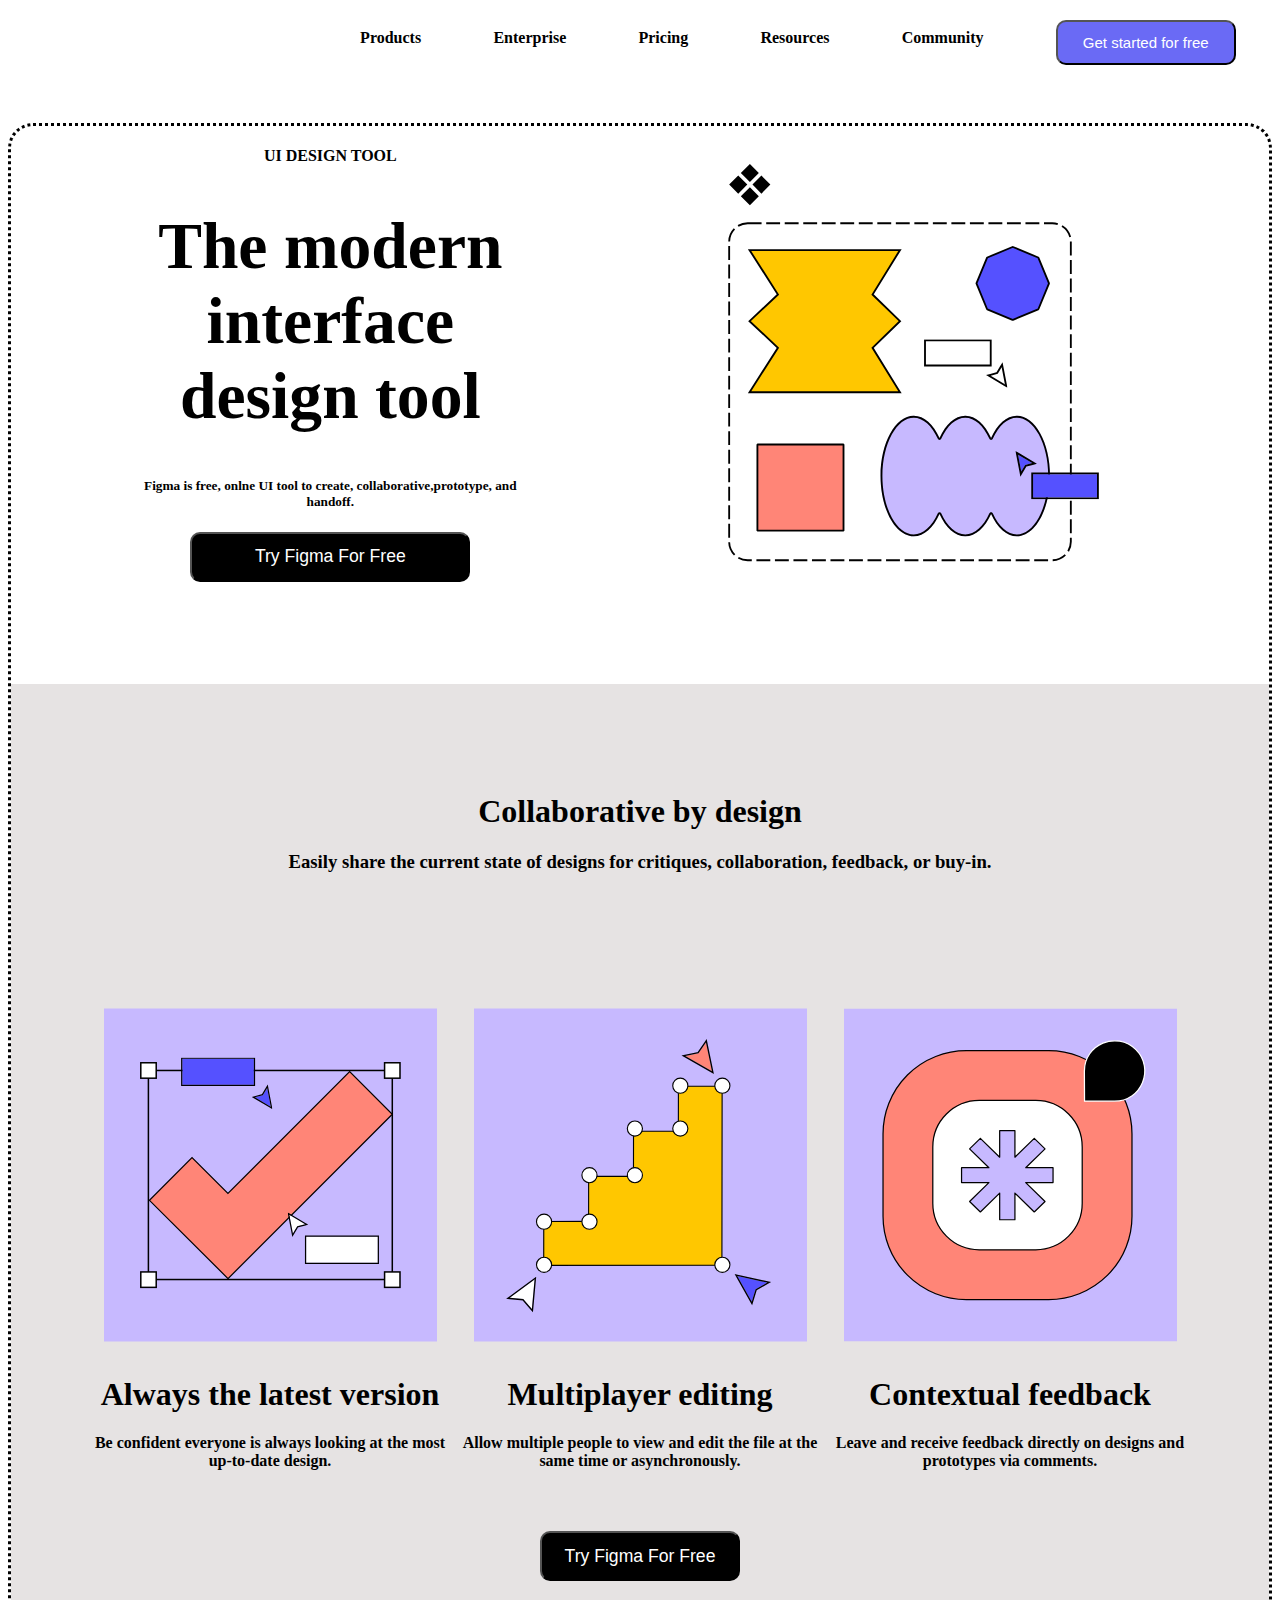
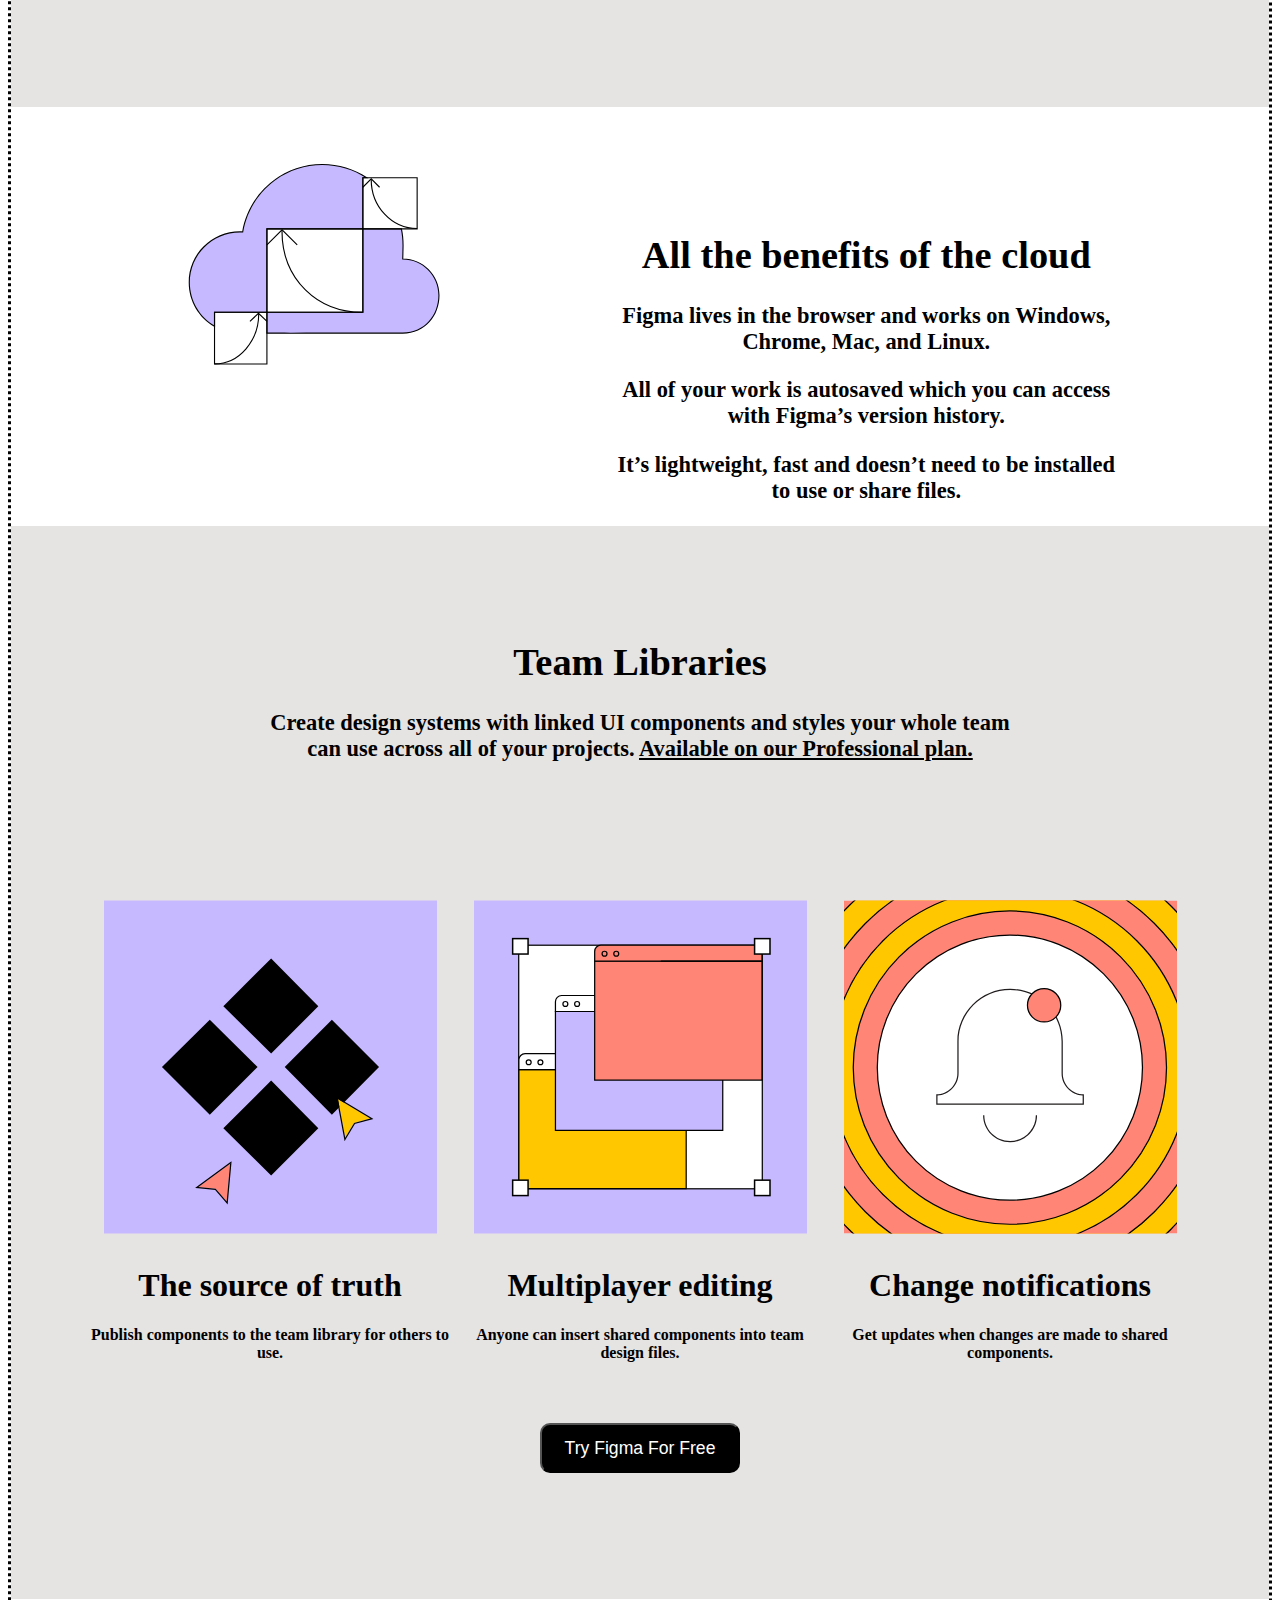
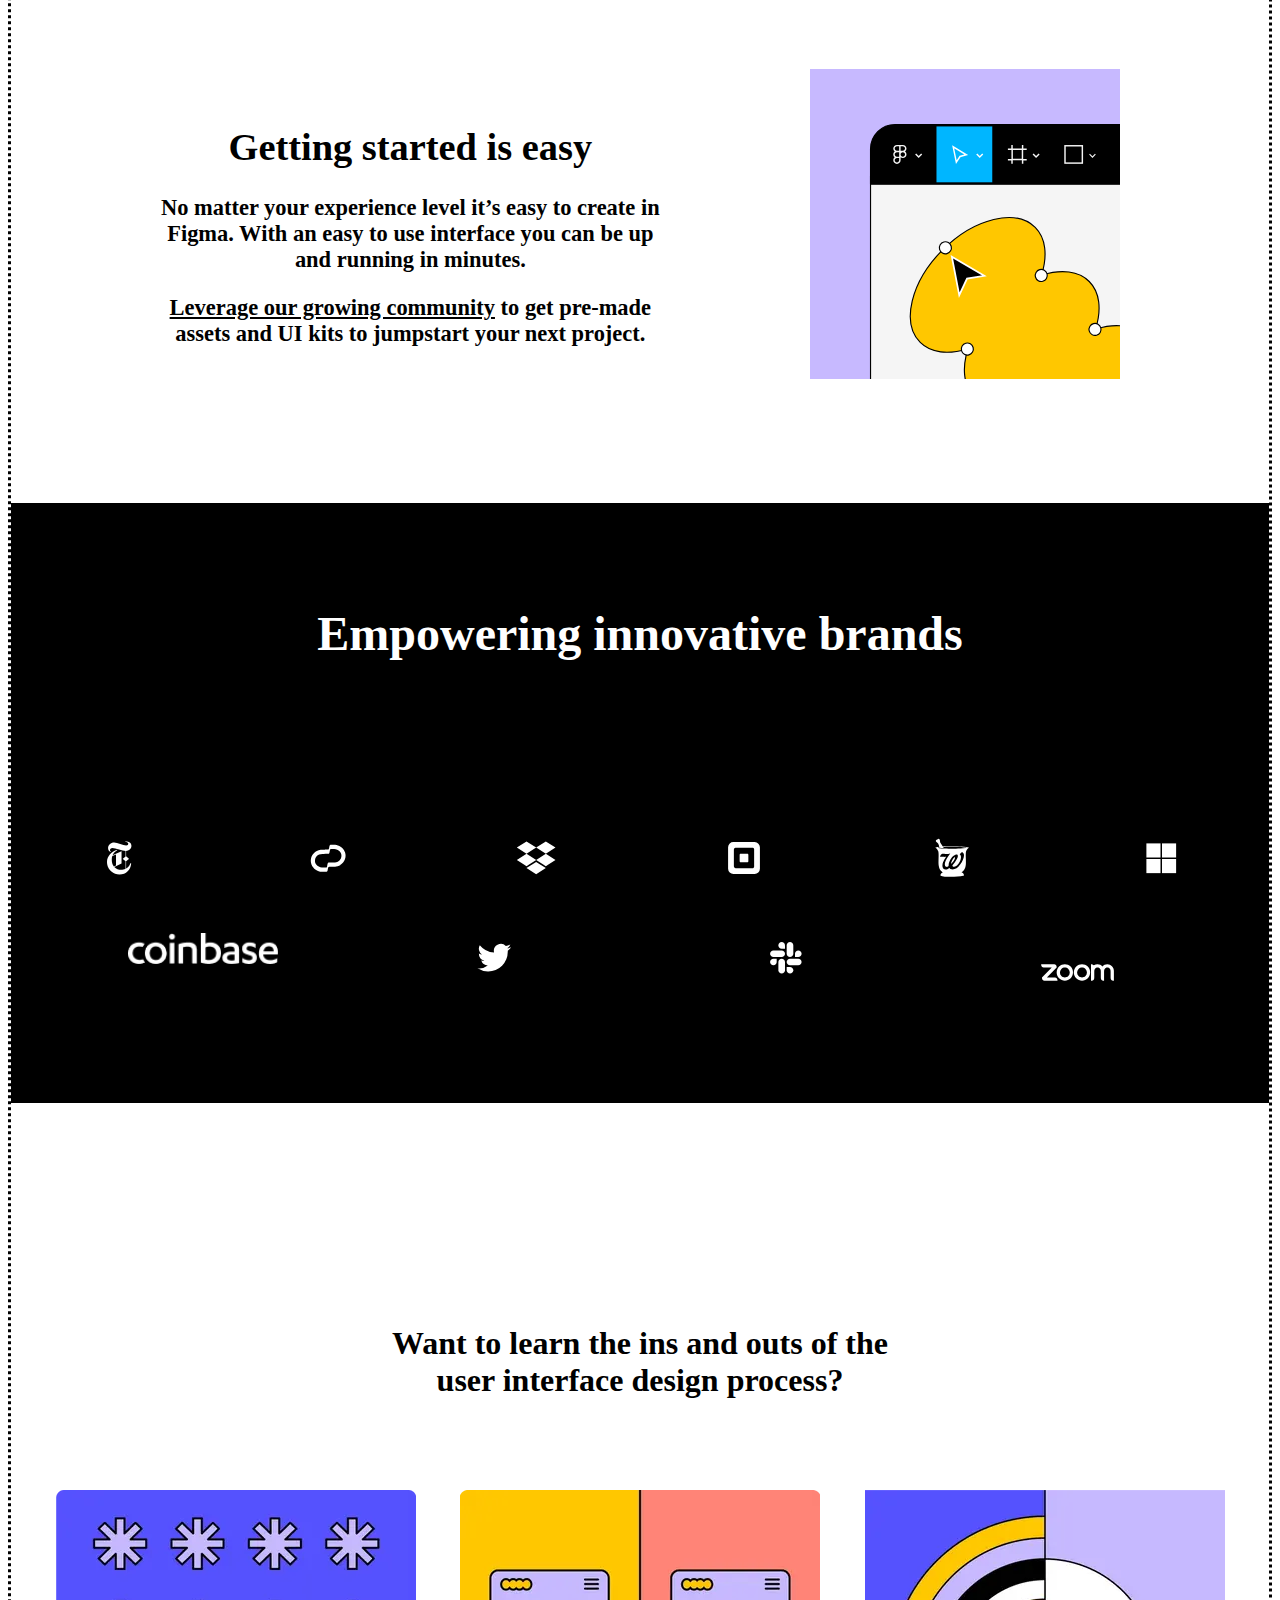
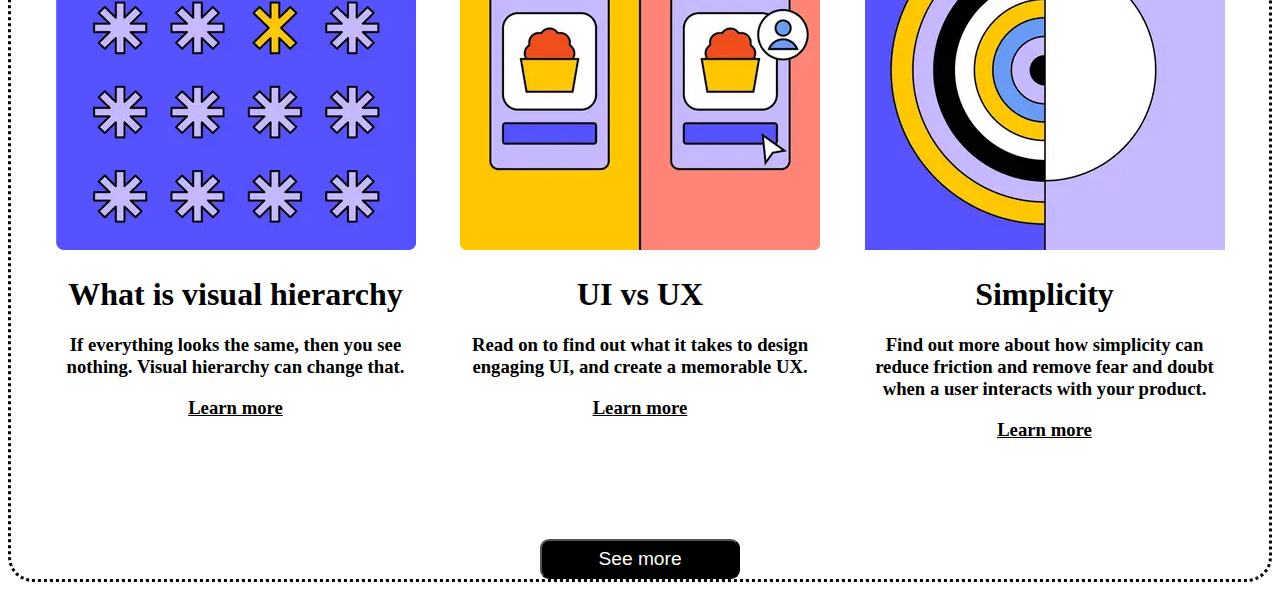
<file: index.html>
<!DOCTYPE html>
<html lang="en">
<head>
    <meta charset="UTF-8">
    <meta name="viewport" content="width=device-width, initial-scale=1.0">
    <title>Document</title>
    <link rel="stylesheet" href="style.css">
</head>
<body>
    <header id="header">
        <nav class="navbar2"></nav>
        <nav class="navbar">
            <a href=""><h4>Products</h4></a>
            <a href=""><h4>Enterprise</h4></a>
            <a href=""><h4>Pricing</h4></a>
            <a href=""><h4>Resources</h4></a>
           <a href=""> <h4>Community</h4></a>
           <input id="navb" type="button" value="Get started for free">
        </nav>
    </header>
    <br><br><br>
    <main class="main">
    
        <div class="section1">
            <div id="left">
                <h4>UI DESIGN TOOL</h4>
                <h1 id="tmidt">The modern interface design tool</h1>
                <h5>Figma is free, onlne UI tool to create,
                    collaborative,prototype, and handoff.
                </h5>
                <input id="btn1" type="button" value="Try Figma For Free">
            </div>
            <div id="pic1"> <img id="top1" src="top1.svg" alt="can't display image"></div>
        </div>
        <br><br><br>
        <article class="article">
            <div class="section2">
                    <h1>Collaborative by design</h1>
                <h3>Easily share the current state of designs for critiques, collaboration, feedback, or buy-in.</h3>      
            </div>
            <br><br><br><br><br><br>
            <div class="three">
                <div class="individual"><img class="pic2" src="check.svg" alt="">
                <h1>
                    Always the latest version
                </h1>
                <h4>
                    Be confident everyone is always 
                    looking at the most up-to-date design.
                </h4>
                </div>
                <div class="individual"><img class="pic2" src="step.svg" alt="">
                <h1>Multiplayer editing</h1>
                <h4>Allow multiple people to view and edit the 
                    file at the same time or asynchronously.</h4>
                </div>
                <div class="individual"><img class="pic2" src="star.svg" alt="">
                <h1>Contextual feedback</h1>
                <h4>Leave and receive feedback directly
                     on designs and prototypes via comments.</h4>
                </div>
            </div>
            <input id="btn2" type="button" value="Try Figma For Free">
            <br><br><br><br><br><br><br>
        </article>
        <article id="article2">
        <div ><img width="300px" src="cloud.svg" alt=""></div>
            <div class="atbofc"><h1>
                All the benefits of the cloud
            </h1>
            <h3>
                Figma lives in the browser and 
                works on Windows, Chrome, Mac, and Linux.
            </h3>
            <h3>All of your work is autosaved which you
             can access with Figma’s version history.</h3>
            <h3>It’s lightweight, fast and doesn’t need 
            to be installed to use or share files.</h3>
        </div>
        </article>
        <article class="article">
            <div class="section3">
                <h1>Team Libraries</h1>
            <h3>Create design systems with linked UI components and styles your whole team can use across all of your projects.
                 <a href="">Available on our Professional plan.</a></h3>      
        </div>
        <br><br><br><br><br><br>
        <div class="three">
            <div class="individual"><img class="pic2" src="plusbox.svg" alt="">
            <h1>
                The source of truth
            </h1>
            <h4>
                Publish components
             to the team library for others to use.
            </h4>
            </div>
            <div class="individual"><img class="pic2" src="layerbox.svg" alt="">
            <h1>Multiplayer editing</h1>
            <h4>Anyone can insert shared
             components into team design files.</h4>
            </div>
            <div class="individual"><img class="pic2" src="circlebell.svg" alt="">
            <h1>Change notifications</h1>
            <h4>Get updates when 
            changes are made to shared components.</h4>
            </div>
        </div>
        <input id="btn2" type="button" value="Try Figma For Free">
        <br><br><br><br><br><br><br>
        </article>
        <article id="article3">
            <div class="atbofc">
                <h1>Getting started is easy</h1>
                <h3>No matter your experience level 
                    it’s easy to create in Figma.
                     With an easy to use interface
                     you can be up and running in
                      minutes.
                </h3>
                <h3><a href="">Leverage our 
                    growing community</a> to get
                     pre-made assets and
                     UI kits to jumpstart your
                      next project.</h3>
            </div>
            <div class="phone"> <img width="310px" src="phone edge.svg" alt=""></div>
        </article>
        <section class="dark">
            <div id="eib">
                <h1>
                    Empowering innovative brands
                </h1>
            </div>
            <div class="icons">
                <div class="each"><a href=""><img width="50px" src="icon.svg" alt=""></a></div>
                <div class="each"><a href=""><img width="50px" src="icon2.svg" alt=""></a></div>
                <div class="each"><a href=""><img width="50px" src="icon4.svg" alt=""></a></div>
                <div class="each"><a href=""><img width="50px" src="icon5.svg" alt=""></a></div>
                <div class="each"><a href=""><img width="50px" src="icon6.svg" alt=""></a></div>
                <div class="each"><a href=""><img width="50px" src="icon7.svg" alt=""></a></div>
                <div class="each"><a href=""><img width="150px" src="coinbase.webp" alt=""></a></div>
                <div class="each"><a href=""><img width="50px" src="twitter.svg" alt=""></a></div>
                <div class="each"><a href=""><img width="50px" src="weblink.svg" alt=""></a></div>
                <div class="each"><a href=""><img width="80px" src="zoom.svg" alt=""></a></div>
            </div>
        </section>
        <article class="article4">
            <div class="end">
                <h1>
                    Want to learn the ins and outs
                     of the user interface
                      design process?
                </h1>
            </div>
            <div class="lastThree">
                <div class="star"><img src="multile.webp" alt="">
                <h1>What is visual hierarchy</h1>
                <h3>If everything looks 
                the same, then you see nothing.
                  Visual hierarchy can change that.
                </h3>
                <h3><a href="">Learn more</a></h3>
                </div>
                <div class="star"><img  src="wshing machine.webp" alt="">
                <h1>UI vs UX</h1>
                <h3>Read on to find out what it 
                    takes to design engaging UI,
                     and create a memorable UX.</h3>
                     <h3><a href="">Learn more</a></h3>
            </div>
                <div class="star"><img src="circle.webp" alt="">
                <h1>Simplicity</h1>
                <h3>Find out more about how simplicity
                     can reduce friction and remove
                      fear and doubt when
                     a user interacts with your product.</h3>
                     <h3><a href="">Learn more</a></h3>
                </div>
            </div>
            <input id="lastbtn" type="button" value="See more">
        </article>
    </main>
</body>
</html>
</file>
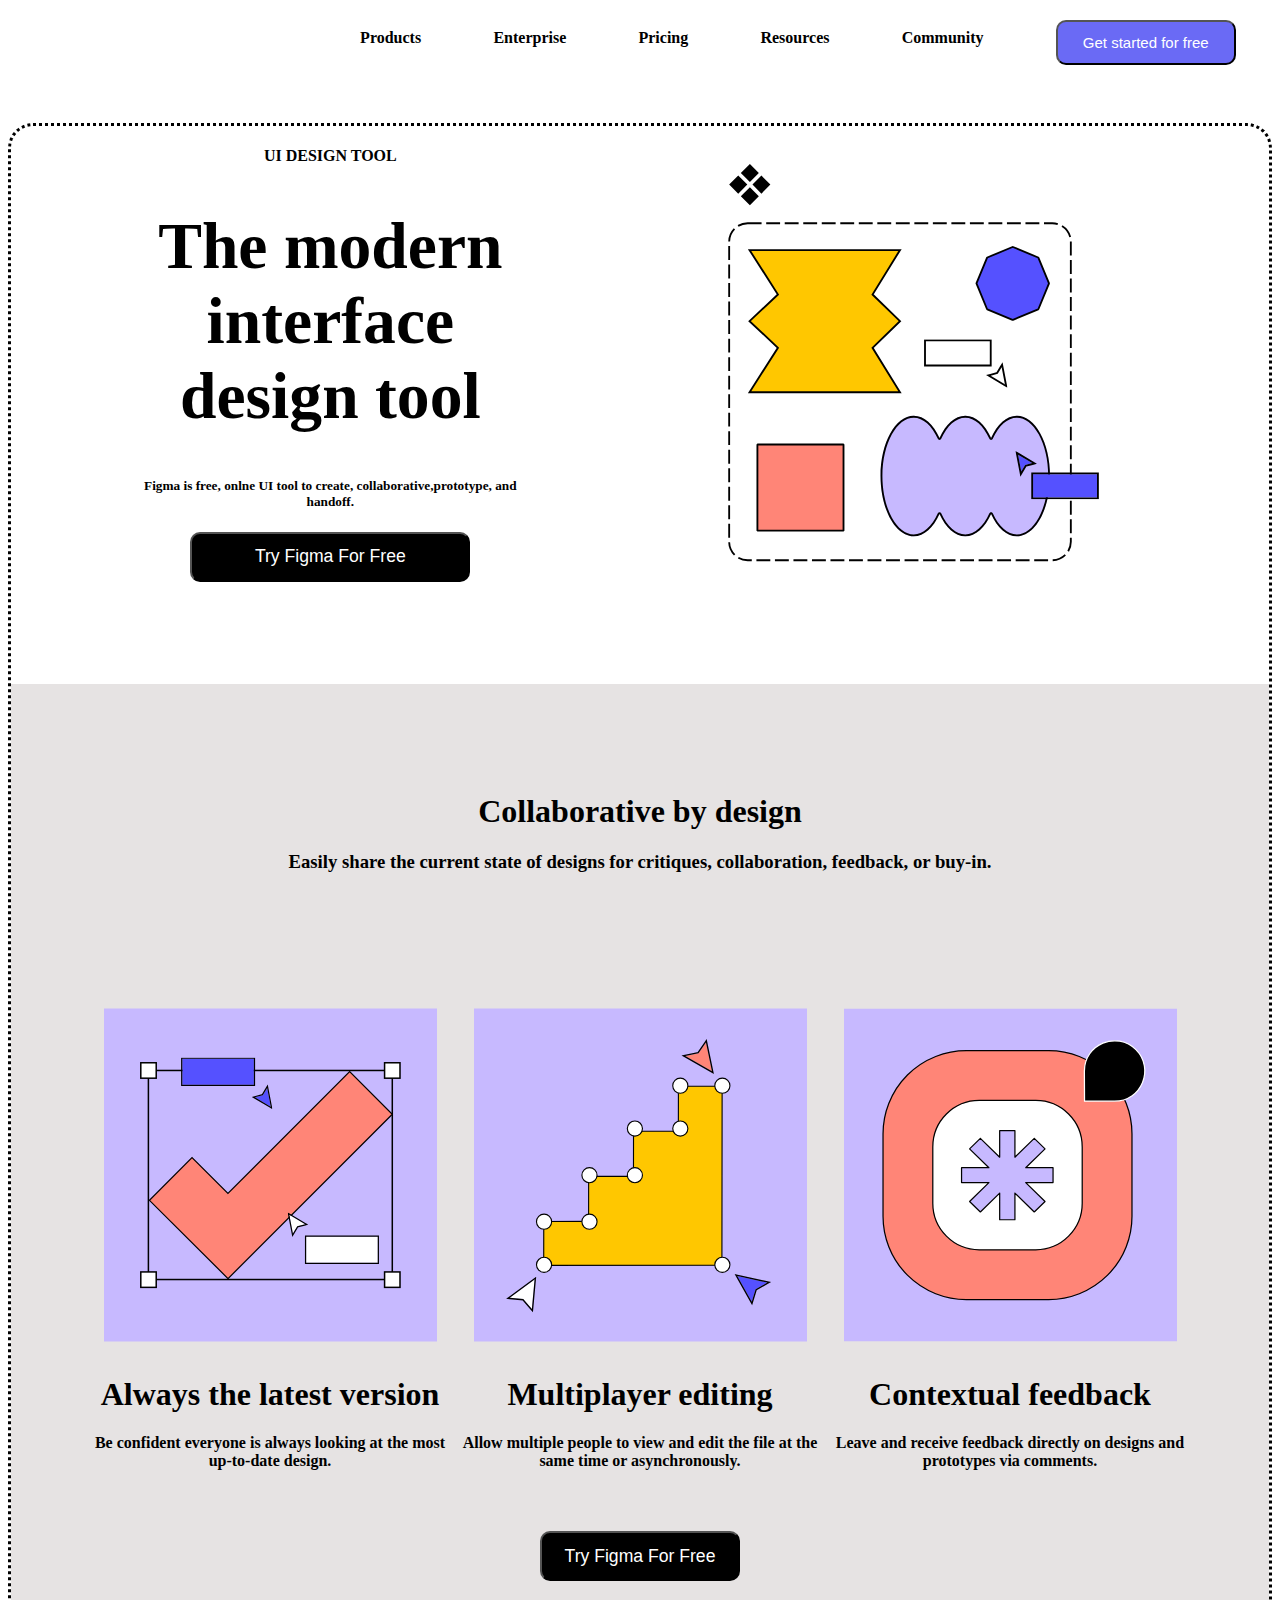
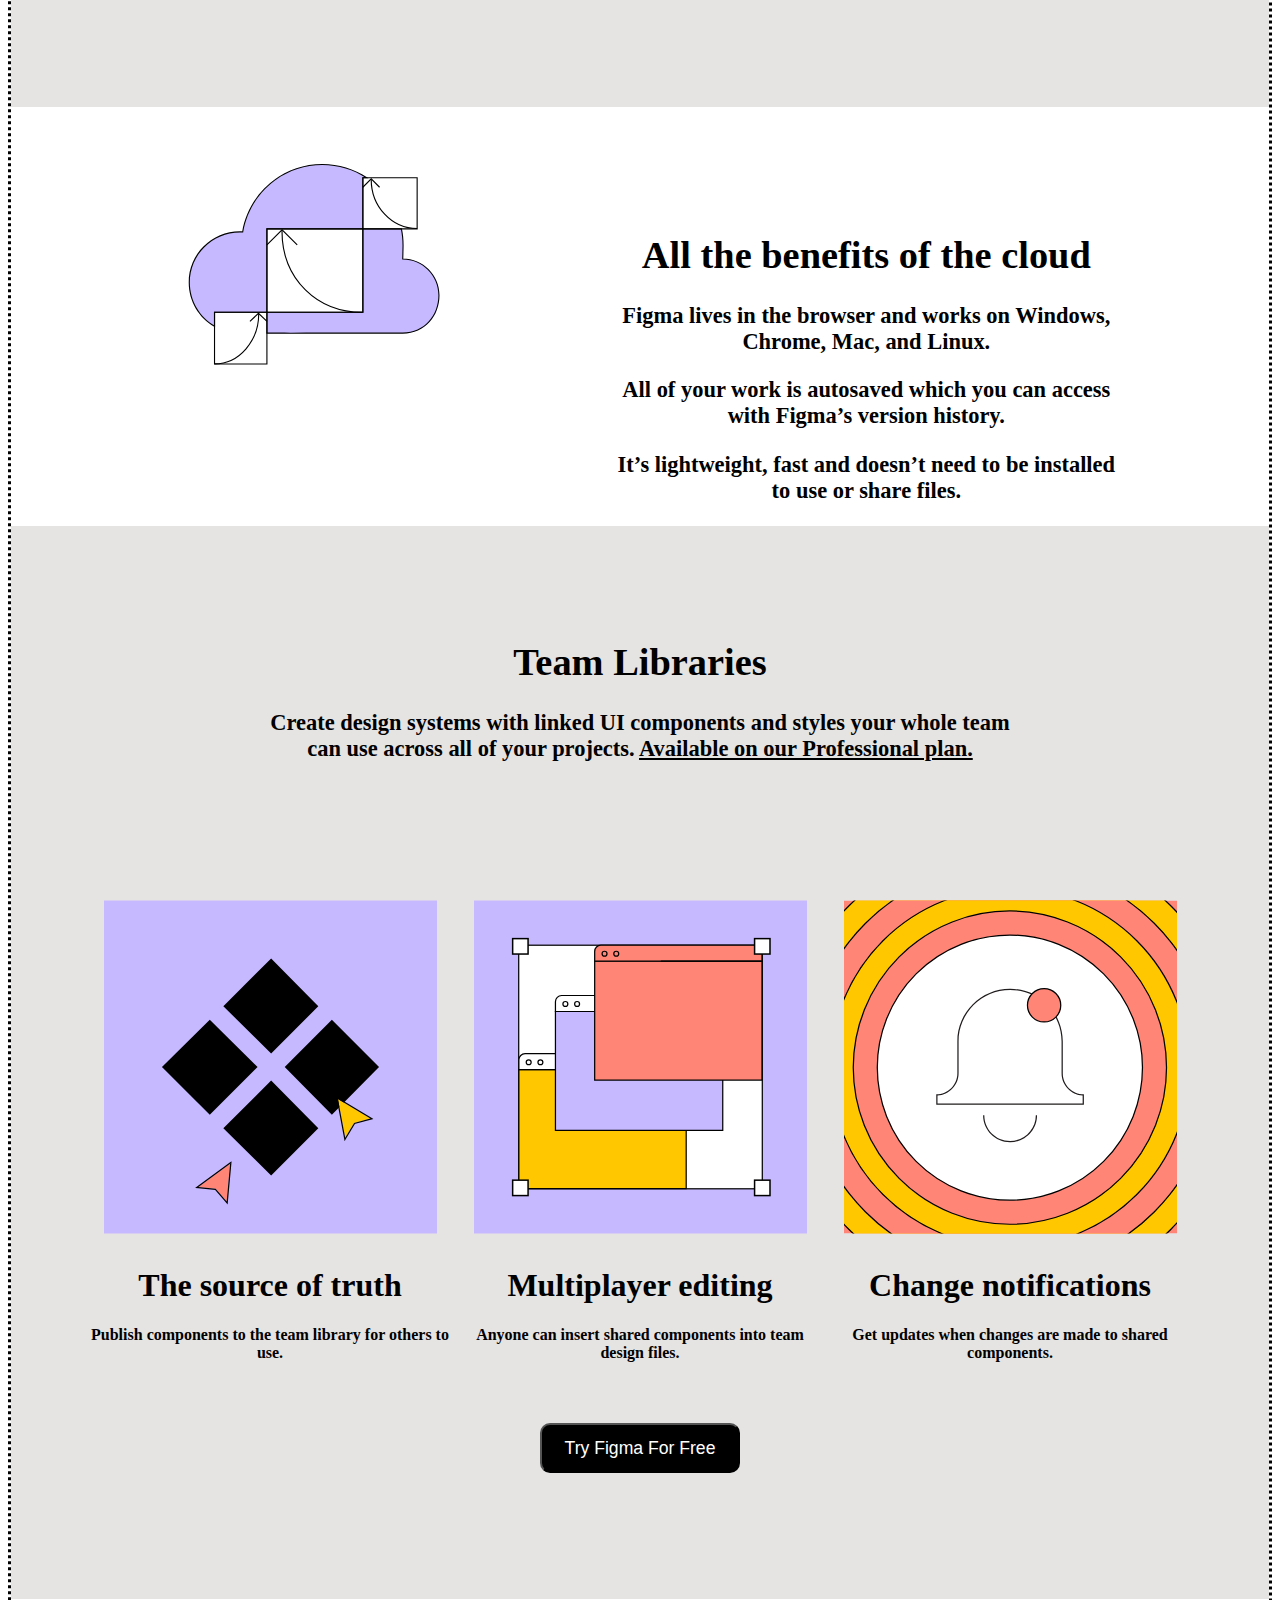
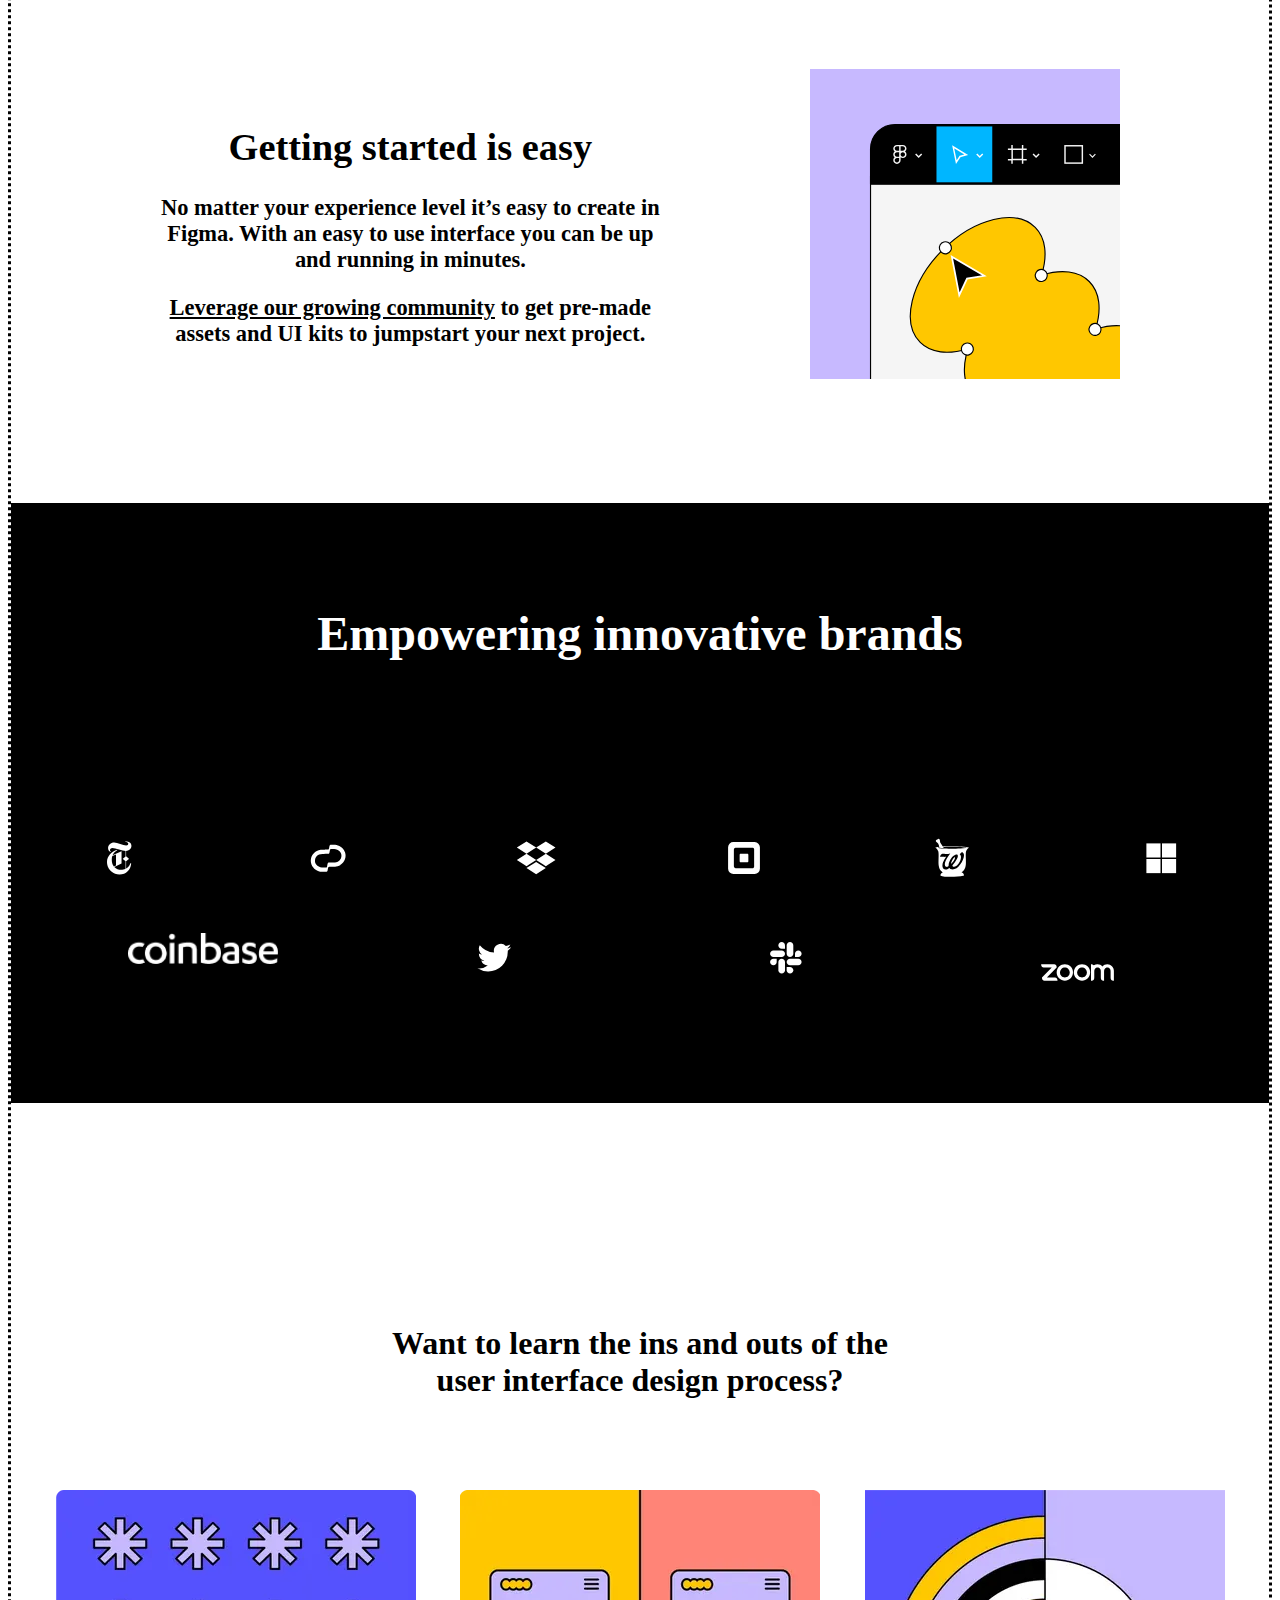
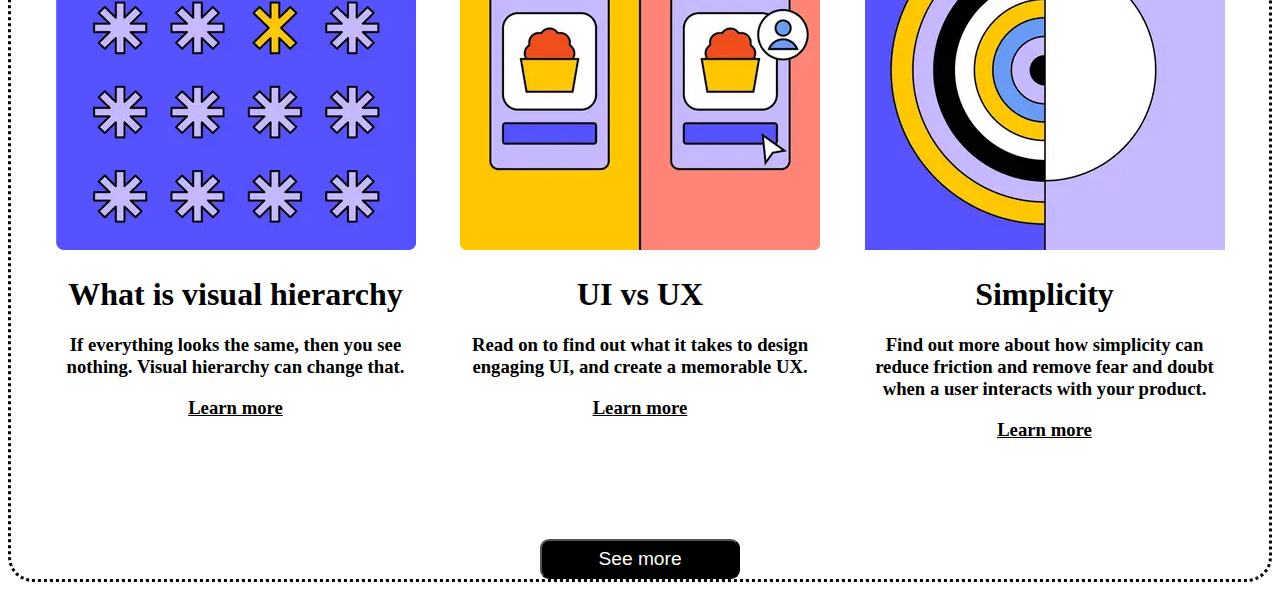
<file: projec1.html>
<!DOCTYPE html>
<html lang="en">
<head>
    <meta charset="UTF-8">
    <meta name="viewport" content="width=device-width, initial-scale=1.0">
    <title>Document</title>
    <link rel="stylesheet" href="project1.css">
</head>
<body>
    <header id="header">
        <nav class="navbar2"></nav>
        <nav class="navbar">
            <a href=""><h4>Products</h4></a>
            <a href=""><h4>Enterprise</h4></a>
            <a href=""><h4>Pricing</h4></a>
            <a href=""><h4>Resources</h4></a>
           <a href=""> <h4>Community</h4></a>
           <input id="navb" type="button" value="Get started for free">
        </nav>
    </header>
    <br><br><br>
    <main class="main">
    
        <div class="section1">
            <div id="left">
                <h4>UI DESIGN TOOL</h4>
                <h1 id="tmidt">The modern interface design tool</h1>
                <h5>Figma is free, onlne UI tool to create,
                    collaborative,prototype, and handoff.
                </h5>
                <input id="btn1" type="button" value="Try Figma For Free">
            </div>
            <div id="pic1"> <img id="top1" src="top1.svg" alt="can't display image"></div>
        </div>
        <br><br><br>
        <article class="article">
            <div class="section2">
                    <h1>Collaborative by design</h1>
                <h3>Easily share the current state of designs for critiques, collaboration, feedback, or buy-in.</h3>      
            </div>
            <br><br><br><br><br><br>
            <div class="three">
                <div class="individual"><img class="pic2" src="check.svg" alt="">
                <h1>
                    Always the latest version
                </h1>
                <h4>
                    Be confident everyone is always 
                    looking at the most up-to-date design.
                </h4>
                </div>
                <div class="individual"><img class="pic2" src="step.svg" alt="">
                <h1>Multiplayer editing</h1>
                <h4>Allow multiple people to view and edit the 
                    file at the same time or asynchronously.</h4>
                </div>
                <div class="individual"><img class="pic2" src="star.svg" alt="">
                <h1>Contextual feedback</h1>
                <h4>Leave and receive feedback directly
                     on designs and prototypes via comments.</h4>
                </div>
            </div>
            <input id="btn2" type="button" value="Try Figma For Free">
            <br><br><br><br><br><br><br>
        </article>
        <article id="article2">
        <div ><img width="300px" src="cloud.svg" alt=""></div>
            <div class="atbofc"><h1>
                All the benefits of the cloud
            </h1>
            <h3>
                Figma lives in the browser and 
                works on Windows, Chrome, Mac, and Linux.
            </h3>
            <h3>All of your work is autosaved which you
             can access with Figma’s version history.</h3>
            <h3>It’s lightweight, fast and doesn’t need 
            to be installed to use or share files.</h3>
        </div>
        </article>
        <article class="article">
            <div class="section3">
                <h1>Team Libraries</h1>
            <h3>Create design systems with linked UI components and styles your whole team can use across all of your projects.
                 <a href="">Available on our Professional plan.</a></h3>      
        </div>
        <br><br><br><br><br><br>
        <div class="three">
            <div class="individual"><img class="pic2" src="plusbox.svg" alt="">
            <h1>
                The source of truth
            </h1>
            <h4>
                Publish components
             to the team library for others to use.
            </h4>
            </div>
            <div class="individual"><img class="pic2" src="layerbox.svg" alt="">
            <h1>Multiplayer editing</h1>
            <h4>Anyone can insert shared
             components into team design files.</h4>
            </div>
            <div class="individual"><img class="pic2" src="circlebell.svg" alt="">
            <h1>Change notifications</h1>
            <h4>Get updates when 
            changes are made to shared components.</h4>
            </div>
        </div>
        <input id="btn2" type="button" value="Try Figma For Free">
        <br><br><br><br><br><br><br>
        </article>
        <article id="article3">
            <div class="atbofc">
                <h1>Getting started is easy</h1>
                <h3>No matter your experience level 
                    it’s easy to create in Figma.
                     With an easy to use interface
                     you can be up and running in
                      minutes.
                </h3>
                <h3><a href="">Leverage our 
                    growing community</a> to get
                     pre-made assets and
                     UI kits to jumpstart your
                      next project.</h3>
            </div>
            <div class="phone"> <img width="310px" src="phone edge.svg" alt=""></div>
        </article>
        <section class="dark">
            <div id="eib">
                <h1>
                    Empowering innovative brands
                </h1>
            </div>
            <div class="icons">
                <div class="each"><a href=""><img width="50px" src="icon.svg" alt=""></a></div>
                <div class="each"><a href=""><img width="50px" src="icon2.svg" alt=""></a></div>
                <div class="each"><a href=""><img width="50px" src="icon4.svg" alt=""></a></div>
                <div class="each"><a href=""><img width="50px" src="icon5.svg" alt=""></a></div>
                <div class="each"><a href=""><img width="50px" src="icon6.svg" alt=""></a></div>
                <div class="each"><a href=""><img width="50px" src="icon7.svg" alt=""></a></div>
                <div class="each"><a href=""><img width="150px" src="coinbase.webp" alt=""></a></div>
                <div class="each"><a href=""><img width="50px" src="twitter.svg" alt=""></a></div>
                <div class="each"><a href=""><img width="50px" src="weblink.svg" alt=""></a></div>
                <div class="each"><a href=""><img width="80px" src="zoom.svg" alt=""></a></div>
            </div>
        </section>
        <article class="article4">
            <div class="end">
                <h1>
                    Want to learn the ins and outs
                     of the user interface
                      design process?
                </h1>
            </div>
            <div class="lastThree">
                <div class="star"><img src="multile.webp" alt="">
                <h1>What is visual hierarchy</h1>
                <h3>If everything looks 
                the same, then you see nothing.
                  Visual hierarchy can change that.
                </h3>
                <h3><a href="">Learn more</a></h3>
                </div>
                <div class="star"><img  src="wshing machine.webp" alt="">
                <h1>UI vs UX</h1>
                <h3>Read on to find out what it 
                    takes to design engaging UI,
                     and create a memorable UX.</h3>
                     <h3><a href="">Learn more</a></h3>
            </div>
                <div class="star"><img src="circle.webp" alt="">
                <h1>Simplicity</h1>
                <h3>Find out more about how simplicity
                     can reduce friction and remove
                      fear and doubt when
                     a user interacts with your product.</h3>
                     <h3><a href="">Learn more</a></h3>
                </div>
            </div>
            <input id="lastbtn" type="button" value="See more">
        </article>
    </main>
</body>
</html>
</file>
<file: style.css>
#header{
    width: 100%;
    display: flex;
}
#navb{
    margin-top: 12px;
    border-radius: 10px;
    color: white;
    background-color: rgb(106, 106, 245);
    width: 19%;
    height: 75%;
    font-size: 15px;
}
.navbar2{
    width: 30%;
}
.navbar{
    width: 90%;
    display: flex;
    justify-content: space-around;
}
.navbar a{
    text-decoration: none;
}
.navbar a:hover{
   text-decoration: underline;
}
.main{
    width: fit-content;
    height:100%;
    border-style: dotted;
    border-radius: 25px;
    overflow-wrap: break-word;
    /* overflow: hidden; */
    margin: none;
}
.section1{
    display: flex;
    flex-wrap: wrap;
    text-align: center;
    justify-content: space-evenly;
}
#tmidt {
    font-size: 410%;
}
#left{
    overflow-wrap: break-word ;
    width: 400px;
}
#pic1{
    width: 500px;
}
#top1{
    width: 100%;
}
#btn1{
    width: 70%;
    height: 50px;
    background-color: black;
    border-radius: 10px;
    color: white;
    font-size: 110%;
}
#btn1:hover {
    margin-top: 10px;
}
.article{
    background-color: rgb(230, 227, 227);
    text-align: center;
    display: grid;
    place-items: center;
    width: 100%;
}
.section2{
    text-align: center;
    overflow-wrap: break-word;
    justify-content: center;
    padding-top: 7%;
    width: 100%;
}
.pic2{
    height: 350px;
    width: 90%;
}
.three{
    display: flex;
    flex-wrap: wrap;
    justify-content: space-evenly;
}
.individual{
    overflow-wrap: break-word;
    width: 370px;
}
#btn2{
    width: 200px;
    height: 50px;
    margin-top: 40px;
    color: white;
    background-color: black;
    border-radius: 10px;
    font-size: 110%;
}
#article2{
    display: flex;
    flex-wrap: wrap;
    text-align: center;
    justify-content: space-evenly;
}
.atbofc{
    width: 500px;
    padding-top: 100px;
    font-size: 120%;
    overflow-wrap: break-word;
}
.section3{
    text-align: center;
    padding-top: 7%;
    width:60%;
    font-size: 120%;
}
a{
    text-decoration:underline;
    color: black;
}
a:hover{
    cursor: pointer;
}
#article3{
    display: flex;
    flex-wrap: wrap;
    text-align: center;
    justify-content: space-evenly;
    margin-bottom:120px;
}
.phone{
    margin-top: 70px;
}
.dark{
    background-color: black;
    color: white;
    text-align: center;
    height: 600px;
    display: grid;
   place-items: center;
}
#eib{
    font-size: 150%;
}
.each{
    object-position: center;
    width: 200px;
    height: 100px;
}
.icons{
    display: flex;
    flex-wrap: wrap;
    text-align: center;
    justify-content: space-evenly;
}
.lastThree{
    width: 100%;
    display: flex;
    flex-wrap: wrap;
    justify-content: space-evenly;
    padding-top: 70px;
}
.end{
    width: 40%;
    text-wrap: wrap;

}
.article4{
    padding-top: 200px;
    text-align: center;
    display: grid;
    place-items: center;
}
.star{
    max-width: 360px;
    min-width:100px;
}
#lastbtn{
    width: 200px;
    height: 40px;
    color: white;
    background-color: black;
    border-radius: 9px;
    margin-top: 80px;
    font-size: 120%;
}
@media  only screen and (max-width:428px)
{
    .main{
        /* width: 390px; */
        width: 100%;
        padding: 0 0 0 0;
        /* min-width: 360px; */
        /* max-width: 414px; */
        align-items: center;
        font-size:10px;
    }
    #header{
        display: none;
        width: 0%;
    }
    .icons{
        display: flex;
        flex-wrap: wrap;
    }
    .each{
        width: 130px;
    }
    .dark{
        width: 93%;
        margin: 0 0 0 13px;
    }
    
    
}
@media  only screen and (max-width:414px)
{
    .main{
        /* width: 390px; */
        width: 100%;
        padding: 0 0 0 0;
        /* min-width: 360px; */
        /* max-width: 414px; */
        align-items: center;
        font-size:10px;
    }
    #header{
        display: none;
        width: 0%;
    }
    .icons{
        display: flex;
        flex-wrap: wrap;
    }
    .each{
        width: 130px;
    }
    .dark{
        width: 93%;
        margin: 0 0 0 13px;
    }
    
    
}
@media only screen and (max-width: 375px) {
    .main{
        /* width: 390px; */
        width: 100%;
        padding: 0 0 0 0;
        /* min-width: 360px; */
        /* max-width: 414px; */
        align-items: center;
        font-size:10px;
    }
    #header{
        display: none;
        width: 0%;
    }
    .icons{
        display: flex;
        flex-wrap: wrap;
    }
    .each{
        width: 130px;
    }
    .dark{
        width: 93%;
        margin: 0 0 0 13px;
    }
    .section2 h1{
        width: 100%;
    }
    .individual{
        width: 300px;
        margin: 0 0 0 -5px;
    }
    #article2{
        display: block;
    }
    #article2 div img{
        width: 290px;
    }
    .atbofc{
        width: 100%;
    }
    .phone img{
        width: 100%;
    }
    .phone{
        margin:50px 5px 0 5px ;
    }
    .dark{
        width: 100%;
        margin:0 0 0 0 ;
    }
    .lastThree{
        width: 100%;
    }
    .lastThree{
        display: block;
    }
    .star{
        margin: 0 0 0 0;
    }
    .star img{
        /* width: 260px; */
        width: 100%;
    }
}
</file>
<file: project1.css>
#header{
    width: 100%;
    display: flex;
}
#navb{
    margin-top: 12px;
    border-radius: 10px;
    color: white;
    background-color: rgb(106, 106, 245);
    width: 19%;
    height: 75%;
    font-size: 15px;
}
.navbar2{
    width: 30%;
}
.navbar{
    width: 90%;
    display: flex;
    justify-content: space-around;
}
.navbar a{
    text-decoration: none;
}
.navbar a:hover{
   text-decoration: underline;
}
.main{
    width: fit-content;
    height:100%;
    border-style: dotted;
    border-radius: 25px;
    overflow-wrap: break-word;
    /* overflow: hidden; */
    margin: none;
}
.section1{
    display: flex;
    flex-wrap: wrap;
    text-align: center;
    justify-content: space-evenly;
}
#tmidt {
    font-size: 410%;
}
#left{
    overflow-wrap: break-word ;
    width: 400px;
}
#pic1{
    width: 500px;
}
#top1{
    width: 100%;
}
#btn1{
    width: 70%;
    height: 50px;
    background-color: black;
    border-radius: 10px;
    color: white;
    font-size: 110%;
}
#btn1:hover {
    margin-top: 10px;
}
.article{
    background-color: rgb(230, 227, 227);
    text-align: center;
    display: grid;
    place-items: center;
    width: 100%;
}
.section2{
    text-align: center;
    overflow-wrap: break-word;
    justify-content: center;
    padding-top: 7%;
    width: 100%;
}
.pic2{
    height: 350px;
    width: 90%;
}
.three{
    display: flex;
    flex-wrap: wrap;
    justify-content: space-evenly;
}
.individual{
    overflow-wrap: break-word;
    width: 370px;
}
#btn2{
    width: 200px;
    height: 50px;
    margin-top: 40px;
    color: white;
    background-color: black;
    border-radius: 10px;
    font-size: 110%;
}
#article2{
    display: flex;
    flex-wrap: wrap;
    text-align: center;
    justify-content: space-evenly;
}
.atbofc{
    width: 500px;
    padding-top: 100px;
    font-size: 120%;
    overflow-wrap: break-word;
}
.section3{
    text-align: center;
    padding-top: 7%;
    width:60%;
    font-size: 120%;
}
a{
    text-decoration:underline;
    color: black;
}
a:hover{
    cursor: pointer;
}
#article3{
    display: flex;
    flex-wrap: wrap;
    text-align: center;
    justify-content: space-evenly;
    margin-bottom:120px;
}
.phone{
    margin-top: 70px;
}
.dark{
    background-color: black;
    color: white;
    text-align: center;
    height: 600px;
    display: grid;
   place-items: center;
}
#eib{
    font-size: 150%;
}
.each{
    object-position: center;
    width: 200px;
    height: 100px;
}
.icons{
    display: flex;
    flex-wrap: wrap;
    text-align: center;
    justify-content: space-evenly;
}
.lastThree{
    width: 100%;
    display: flex;
    flex-wrap: wrap;
    justify-content: space-evenly;
    padding-top: 70px;
}
.end{
    width: 40%;
    text-wrap: wrap;

}
.article4{
    padding-top: 200px;
    text-align: center;
    display: grid;
    place-items: center;
}
.star{
    max-width: 360px;
    min-width:100px;
}
#lastbtn{
    width: 200px;
    height: 40px;
    color: white;
    background-color: black;
    border-radius: 9px;
    margin-top: 80px;
    font-size: 120%;
}
@media  only screen and (max-width:414px)
{
    .main{
        width: 390px;
        /* min-width: 360px; */
        /* max-width: 414px; */
        align-items: center;
        font-size:10px;
    }
    #header{
        display: none;
        width: 0%;
    }
    .icons{
        display: flex;
        flex-wrap: wrap;
    }
    .each{
        width: 130px;
    }
    
    
}
</file>
